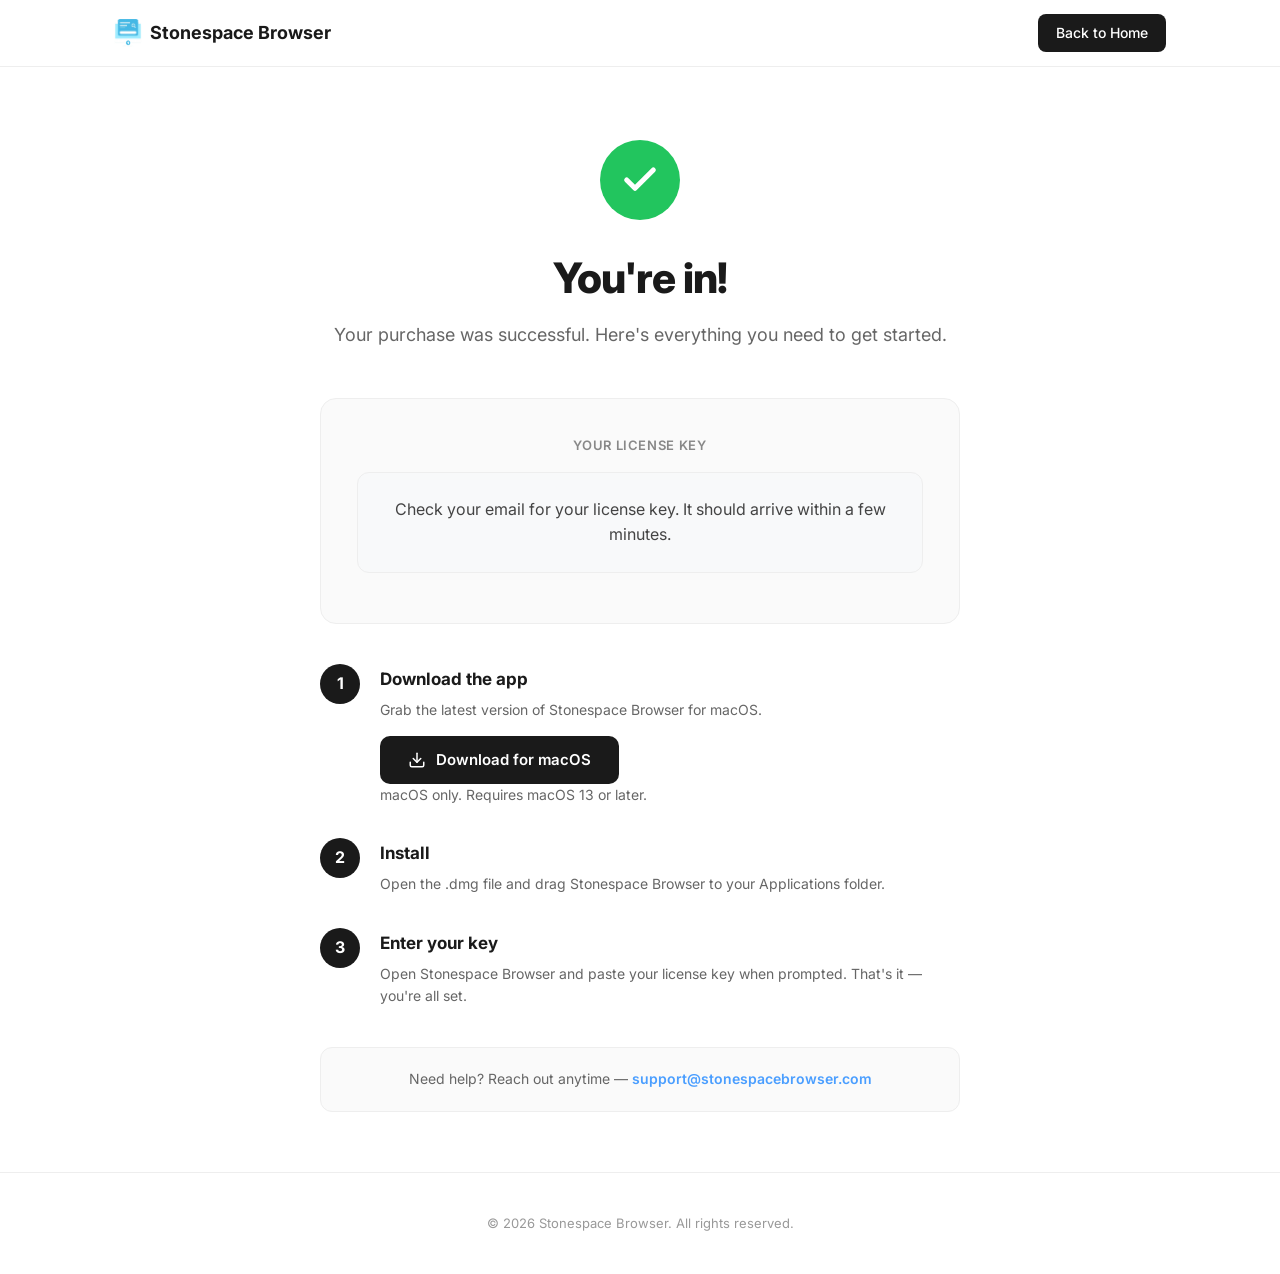
<file: confirmation.html>
<!DOCTYPE html>
<html lang="en">
<head>
  <meta charset="UTF-8">
  <meta name="viewport" content="width=device-width, initial-scale=1.0">
  <title>You're In! - Stonespace Browser</title>
  <meta name="description" content="Your Stonespace Browser purchase was successful. Get your license key and download the app.">
  <link rel="stylesheet" href="styles.css">
  <link rel="preconnect" href="https://fonts.googleapis.com">
  <link rel="preconnect" href="https://fonts.gstatic.com" crossorigin>
  <link href="https://fonts.googleapis.com/css2?family=Inter:wght@400;500;600;700;800&display=swap" rel="stylesheet">
  <style>
    /* ─── Confirmation Page ─────────────────────────── */

    .confirmation {
      padding: 140px 24px 60px;
      text-align: center;
    }

    .confirmation-inner {
      max-width: 640px;
      margin: 0 auto;
    }

    /* Checkmark */
    .success-icon {
      width: 80px;
      height: 80px;
      background: #22c55e;
      border-radius: 50%;
      display: flex;
      align-items: center;
      justify-content: center;
      margin: 0 auto 24px;
      animation: scaleIn 0.4s ease;
    }

    .success-icon svg {
      width: 40px;
      height: 40px;
      stroke: #fff;
      stroke-width: 3;
      fill: none;
      stroke-linecap: round;
      stroke-linejoin: round;
    }

    @keyframes scaleIn {
      0% { transform: scale(0); opacity: 0; }
      60% { transform: scale(1.15); }
      100% { transform: scale(1); opacity: 1; }
    }

    .confirmation h1 {
      font-size: 42px;
      font-weight: 800;
      letter-spacing: -0.02em;
      margin-bottom: 10px;
      color: #1a1a1a;
    }

    .confirmation-subtitle {
      font-size: 18px;
      color: #666;
      margin-bottom: 48px;
      line-height: 1.6;
    }

    /* License Key Box */
    .license-section {
      background: #fafafa;
      border: 1px solid #eee;
      border-radius: 16px;
      padding: 36px;
      margin-bottom: 40px;
    }

    .license-label {
      font-size: 13px;
      font-weight: 600;
      color: #888;
      text-transform: uppercase;
      letter-spacing: 0.05em;
      margin-bottom: 16px;
    }

    .license-key-box {
      background: #1a1a1a;
      border-radius: 12px;
      padding: 24px 28px;
      display: flex;
      align-items: center;
      justify-content: center;
      gap: 16px;
      margin-bottom: 14px;
    }

    .license-key-text {
      font-family: 'SF Mono', 'Fira Code', 'Consolas', 'Monaco', monospace;
      font-size: 22px;
      font-weight: 600;
      color: #fff;
      letter-spacing: 0.08em;
      word-break: break-all;
      user-select: all;
      -webkit-user-select: all;
      line-height: 1.4;
    }

    .copy-btn {
      background: #333;
      color: #fff;
      border: none;
      padding: 10px 20px;
      border-radius: 8px;
      font-size: 14px;
      font-weight: 600;
      font-family: 'Inter', -apple-system, BlinkMacSystemFont, sans-serif;
      cursor: pointer;
      transition: all 0.2s;
      white-space: nowrap;
      flex-shrink: 0;
    }

    .copy-btn:hover {
      background: #444;
    }

    .copy-btn.copied {
      background: #22c55e;
    }

    .license-note {
      font-size: 13px;
      color: #999;
    }

    /* No license key fallback */
    .license-fallback {
      background: #f8f9fa;
      border: 1px solid #eee;
      border-radius: 12px;
      padding: 24px 28px;
      margin-bottom: 14px;
    }

    .license-fallback p {
      font-size: 16px;
      color: #444;
      margin: 0;
    }

    /* Download + Steps */
    .setup-steps {
      text-align: left;
      margin-bottom: 40px;
    }

    .setup-step {
      display: flex;
      align-items: flex-start;
      gap: 20px;
      margin-bottom: 32px;
    }

    .setup-step:last-child {
      margin-bottom: 0;
    }

    .setup-step-num {
      width: 40px;
      height: 40px;
      min-width: 40px;
      background: #1a1a1a;
      color: #fff;
      border-radius: 50%;
      display: flex;
      align-items: center;
      justify-content: center;
      font-size: 16px;
      font-weight: 700;
    }

    .setup-step-content {
      flex: 1;
      padding-top: 2px;
    }

    .setup-step-content h3 {
      font-size: 17px;
      font-weight: 700;
      color: #1a1a1a;
      margin-bottom: 6px;
    }

    .setup-step-content p {
      font-size: 14px;
      color: #666;
      line-height: 1.6;
      margin: 0;
    }

    .download-btn-wrapper {
      margin-top: 14px;
    }

    .download-btn-wrapper .btn {
      display: inline-flex;
      align-items: center;
      gap: 10px;
    }

    .download-btn-wrapper .btn svg {
      width: 18px;
      height: 18px;
      stroke: currentColor;
      stroke-width: 2;
      fill: none;
      stroke-linecap: round;
      stroke-linejoin: round;
    }

    .system-req {
      font-size: 12px;
      color: #999;
      margin-top: 8px;
    }

    /* Help bar */
    .help-bar {
      background: #fafafa;
      border: 1px solid #eee;
      border-radius: 12px;
      padding: 20px 28px;
      text-align: center;
      margin-bottom: 0;
    }

    .help-bar p {
      font-size: 14px;
      color: #666;
      margin: 0;
    }

    .help-bar a {
      color: #4a9eff;
      text-decoration: none;
      font-weight: 600;
    }

    .help-bar a:hover {
      text-decoration: underline;
    }

    /* ─── Responsive ─────────────────────────────────── */

    @media (max-width: 600px) {
      .confirmation {
        padding: 120px 20px 40px;
      }

      .confirmation h1 {
        font-size: 30px;
      }

      .confirmation-subtitle {
        font-size: 16px;
        margin-bottom: 36px;
      }

      .license-section {
        padding: 24px 20px;
      }

      .license-key-box {
        flex-direction: column;
        gap: 12px;
        padding: 20px 16px;
      }

      .license-key-text {
        font-size: 17px;
      }

      .copy-btn {
        width: 100%;
        text-align: center;
      }

      .setup-step {
        gap: 14px;
      }
    }
  </style>
</head>
<body>

  <!-- Nav -->
  <nav>
    <div class="nav-inner">
      <div class="nav-logo">
        <img src="assets/logo.png" alt="Stonespace Browser" class="nav-logo-img">
        Stonespace Browser
      </div>
      <div class="nav-links">
        <a href="index.html" class="nav-btn">Back to Home</a>
      </div>
    </div>
  </nav>

  <!-- Confirmation -->
  <section class="confirmation">
    <div class="confirmation-inner">

      <!-- Success Icon -->
      <div class="success-icon">
        <svg viewBox="0 0 24 24">
          <polyline points="20 6 9 17 4 12"></polyline>
        </svg>
      </div>

      <h1>You're in!</h1>
      <p class="confirmation-subtitle">Your purchase was successful. Here's everything you need to get started.</p>

      <!-- License Key -->
      <div class="license-section">
        <div class="license-label">Your License Key</div>

        <div id="license-has-key">
          <div class="license-key-box">
            <span class="license-key-text" id="license-key-display"></span>
            <button class="copy-btn" id="copy-btn" onclick="copyKey()">Copy</button>
          </div>
          <p class="license-note">You'll also receive this key in your email.</p>
        </div>

        <div id="license-no-key" style="display: none;">
          <div class="license-fallback">
            <p>Check your email for your license key. It should arrive within a few minutes.</p>
          </div>
        </div>
      </div>

      <!-- Setup Steps -->
      <div class="setup-steps">

        <div class="setup-step">
          <div class="setup-step-num">1</div>
          <div class="setup-step-content">
            <h3>Download the app</h3>
            <p>Grab the latest version of Stonespace Browser for macOS.</p>
            <div class="download-btn-wrapper">
              <a href="https://github.com/storkan123/stonespace-browser-website/releases/download/v1.0.0/Stonespace-Browser-1.0.0-arm64.dmg" class="btn btn-primary">
                <svg viewBox="0 0 24 24"><path d="M21 15v4a2 2 0 0 1-2 2H5a2 2 0 0 1-2-2v-4"></path><polyline points="7 10 12 15 17 10"></polyline><line x1="12" y1="15" x2="12" y2="3"></line></svg>
                Download for macOS
              </a>
              <p class="system-req">macOS only. Requires macOS 13 or later.</p>
            </div>
          </div>
        </div>

        <div class="setup-step">
          <div class="setup-step-num">2</div>
          <div class="setup-step-content">
            <h3>Install</h3>
            <p>Open the .dmg file and drag Stonespace Browser to your Applications folder.</p>
          </div>
        </div>

        <div class="setup-step">
          <div class="setup-step-num">3</div>
          <div class="setup-step-content">
            <h3>Enter your key</h3>
            <p>Open Stonespace Browser and paste your license key when prompted. That's it — you're all set.</p>
          </div>
        </div>

      </div>

      <!-- Help -->
      <div class="help-bar">
        <p>Need help? Reach out anytime — <a href="mailto:support@stonespacebrowser.com">support@stonespacebrowser.com</a></p>
      </div>

    </div>
  </section>

  <!-- Footer -->
  <footer>
    <div class="section-inner">
      <p>&copy; 2026 Stonespace Browser. All rights reserved.</p>
    </div>
  </footer>

  <script>
    // Read license key from URL
    const params = new URLSearchParams(window.location.search);
    const licenseKey = params.get('license_key');

    const hasKeyEl = document.getElementById('license-has-key');
    const noKeyEl = document.getElementById('license-no-key');
    const keyDisplay = document.getElementById('license-key-display');

    if (licenseKey && licenseKey.trim() !== '') {
      hasKeyEl.style.display = 'block';
      noKeyEl.style.display = 'none';
      keyDisplay.textContent = licenseKey.trim();
    } else {
      hasKeyEl.style.display = 'none';
      noKeyEl.style.display = 'block';
    }

    // Copy to clipboard
    function copyKey() {
      const key = keyDisplay.textContent;
      const btn = document.getElementById('copy-btn');

      navigator.clipboard.writeText(key).then(() => {
        btn.textContent = 'Copied!';
        btn.classList.add('copied');
        setTimeout(() => {
          btn.textContent = 'Copy';
          btn.classList.remove('copied');
        }, 2000);
      }).catch(() => {
        // Fallback for older browsers
        const textarea = document.createElement('textarea');
        textarea.value = key;
        textarea.style.position = 'fixed';
        textarea.style.opacity = '0';
        document.body.appendChild(textarea);
        textarea.select();
        document.execCommand('copy');
        document.body.removeChild(textarea);

        btn.textContent = 'Copied!';
        btn.classList.add('copied');
        setTimeout(() => {
          btn.textContent = 'Copy';
          btn.classList.remove('copied');
        }, 2000);
      });
    }
  </script>

</body>
</html>
</file>
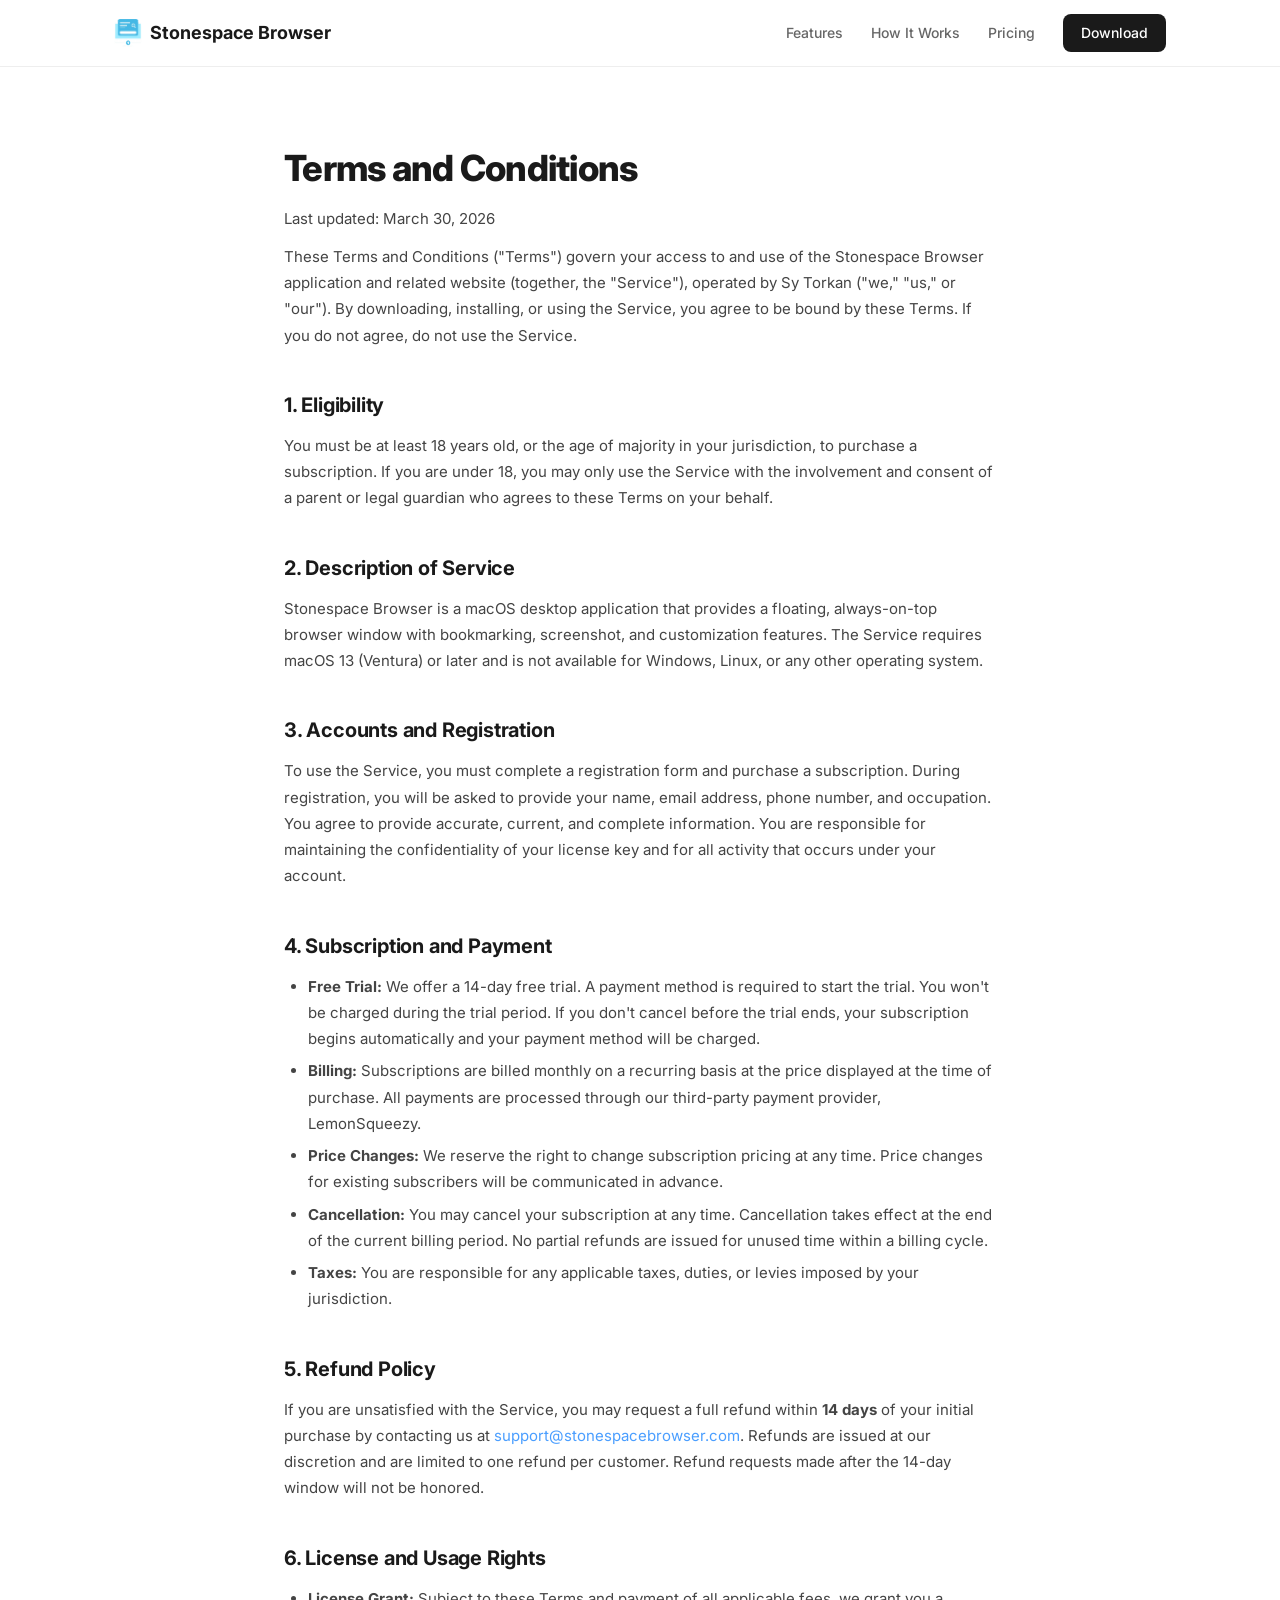
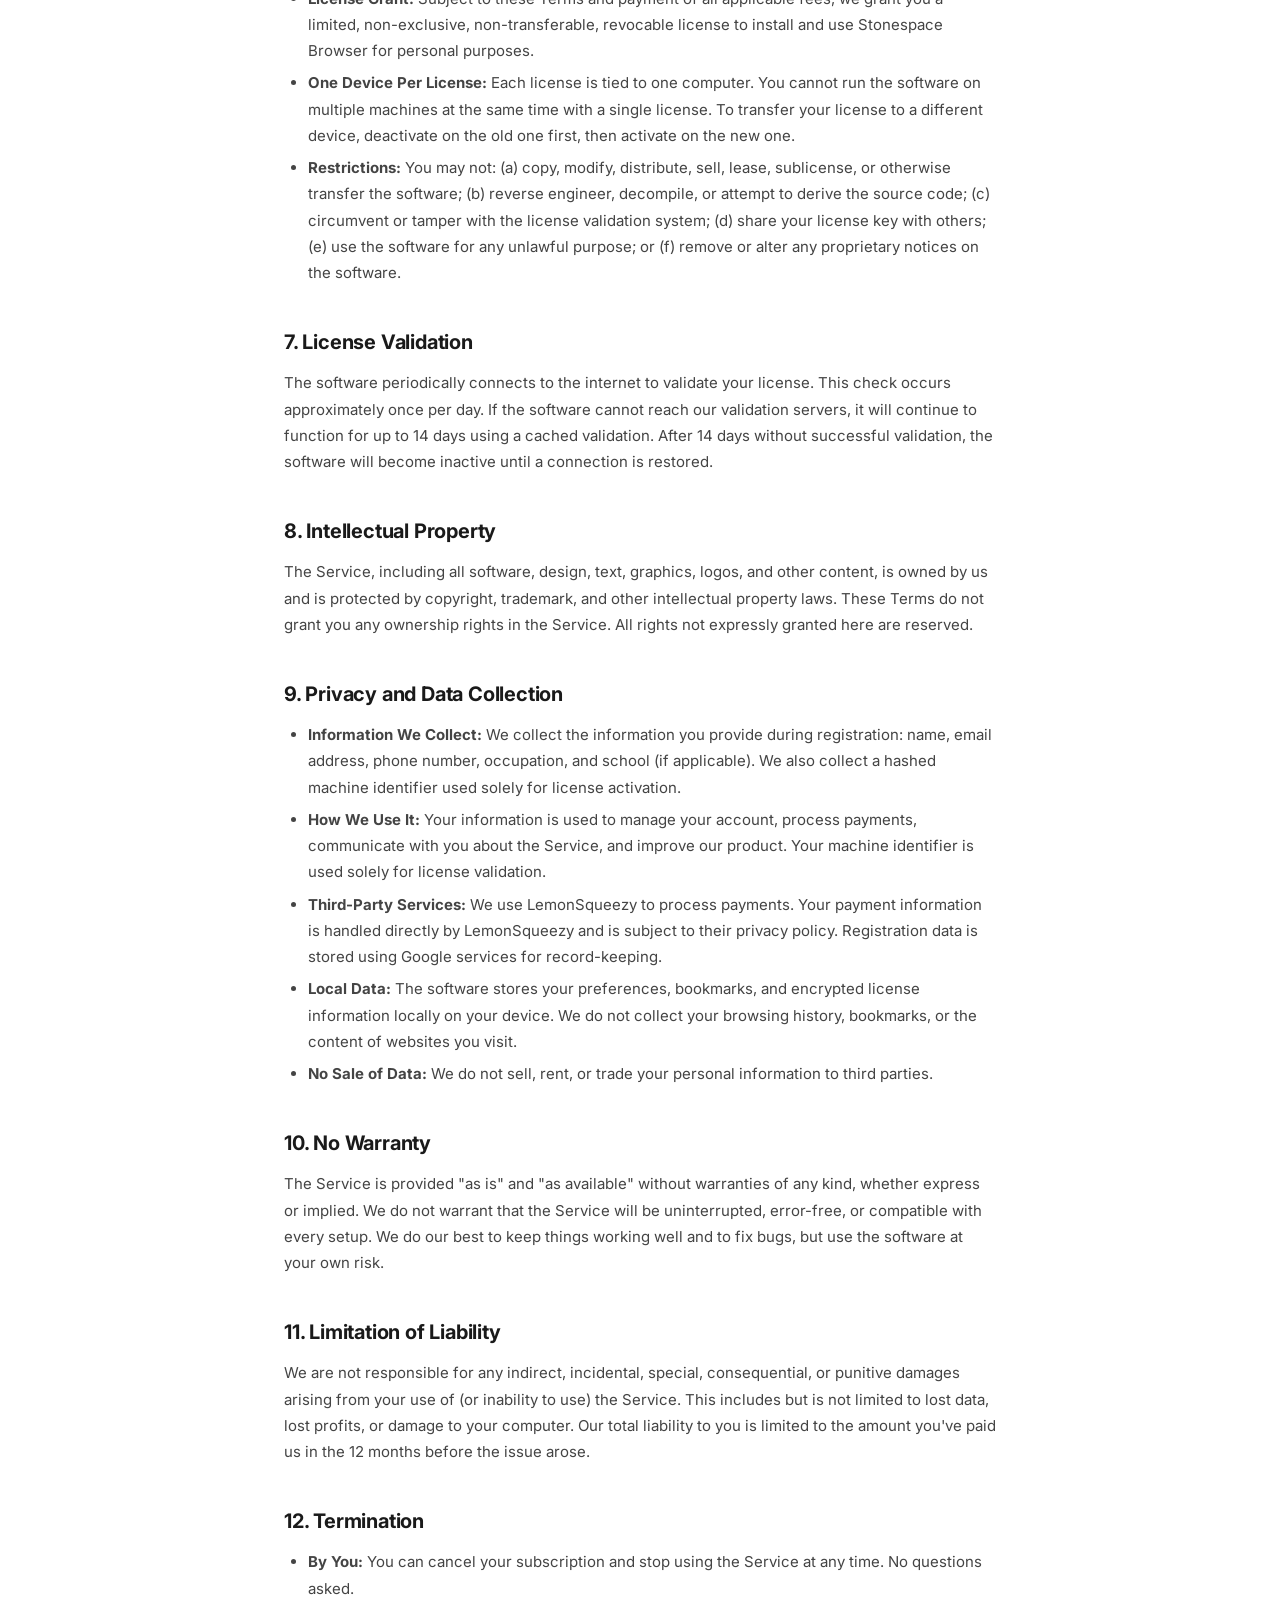
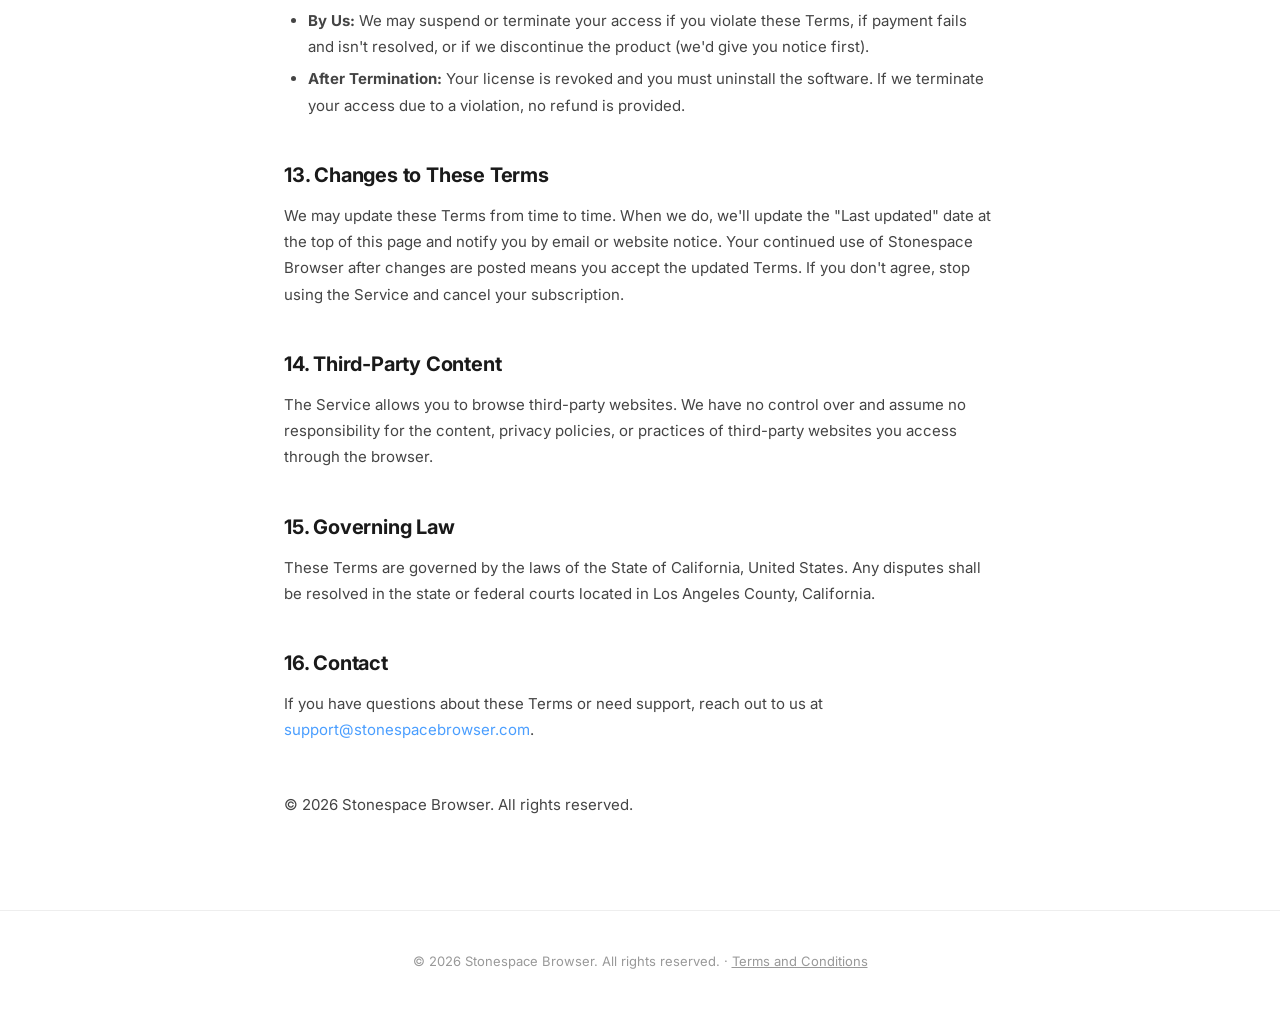
<file: terms.html>
<!DOCTYPE html>
<html lang="en">
<head>
  <meta charset="UTF-8">
  <meta name="viewport" content="width=device-width, initial-scale=1.0">
  <title>Terms and Conditions - Stonespace Browser</title>
  <meta name="description" content="Terms and Conditions for Stonespace Browser, a floating always-on-top browser for macOS.">
  <link rel="stylesheet" href="styles.css">
  <link rel="preconnect" href="https://fonts.googleapis.com">
  <link rel="preconnect" href="https://fonts.gstatic.com" crossorigin>
  <link href="https://fonts.googleapis.com/css2?family=Inter:wght@400;500;600;700;800&display=swap" rel="stylesheet">
  <style>
    .terms-page {
      padding: 140px 24px 80px;
      max-width: 760px;
      margin: 0 auto;
    }

    .terms-page h1 {
      font-size: 36px;
      font-weight: 800;
      letter-spacing: -0.02em;
      margin-bottom: 8px;
    }

    .terms-updated {
      font-size: 14px;
      color: #888;
      margin-bottom: 48px;
    }

    .terms-page h2 {
      font-size: 20px;
      font-weight: 700;
      text-align: left;
      margin-top: 40px;
      margin-bottom: 12px;
      letter-spacing: -0.01em;
    }

    .terms-page p,
    .terms-page li {
      font-size: 15px;
      color: #444;
      line-height: 1.75;
      margin-bottom: 12px;
    }

    .terms-page ul {
      list-style: disc;
      padding-left: 24px;
      margin-bottom: 16px;
    }

    .terms-page ul li {
      margin-bottom: 6px;
    }

    .terms-page a {
      color: #4a9eff;
      text-decoration: none;
    }

    .terms-page a:hover {
      text-decoration: underline;
    }

    .terms-intro {
      font-size: 16px;
      color: #555;
      line-height: 1.75;
      margin-bottom: 32px;
    }

    .terms-copyright {
      margin-top: 48px;
      color: #999;
      font-size: 13px;
    }

    @media (max-width: 600px) {
      .terms-page {
        padding: 120px 20px 60px;
      }

      .terms-page h1 {
        font-size: 28px;
      }

      .terms-page h2 {
        font-size: 18px;
      }
    }
  </style>
</head>
<body>

  <!-- Nav -->
  <nav>
    <div class="nav-inner">
      <div class="nav-logo">
        <img src="assets/logo.png" alt="Stonespace Browser" class="nav-logo-img">
        Stonespace Browser
      </div>
      <div class="nav-links">
        <a href="index.html#features">Features</a>
        <a href="index.html#how-it-works">How It Works</a>
        <a href="index.html#pricing">Pricing</a>
        <a href="index.html" class="nav-btn">Download</a>
      </div>
    </div>
  </nav>

  <!-- Terms Content -->
  <div class="terms-page">
    <h1>Terms and Conditions</h1>
    <p class="terms-updated">Last updated: March 30, 2026</p>

    <p class="terms-intro">These Terms and Conditions ("Terms") govern your access to and use of the Stonespace Browser application and related website (together, the "Service"), operated by Sy Torkan ("we," "us," or "our"). By downloading, installing, or using the Service, you agree to be bound by these Terms. If you do not agree, do not use the Service.</p>

    <h2>1. Eligibility</h2>
    <p>You must be at least 18 years old, or the age of majority in your jurisdiction, to purchase a subscription. If you are under 18, you may only use the Service with the involvement and consent of a parent or legal guardian who agrees to these Terms on your behalf.</p>

    <h2>2. Description of Service</h2>
    <p>Stonespace Browser is a macOS desktop application that provides a floating, always-on-top browser window with bookmarking, screenshot, and customization features. The Service requires macOS 13 (Ventura) or later and is not available for Windows, Linux, or any other operating system.</p>

    <h2>3. Accounts and Registration</h2>
    <p>To use the Service, you must complete a registration form and purchase a subscription. During registration, you will be asked to provide your name, email address, phone number, and occupation. You agree to provide accurate, current, and complete information. You are responsible for maintaining the confidentiality of your license key and for all activity that occurs under your account.</p>

    <h2>4. Subscription and Payment</h2>
    <ul>
      <li><strong>Free Trial:</strong> We offer a 14-day free trial. A payment method is required to start the trial. You won't be charged during the trial period. If you don't cancel before the trial ends, your subscription begins automatically and your payment method will be charged.</li>
      <li><strong>Billing:</strong> Subscriptions are billed monthly on a recurring basis at the price displayed at the time of purchase. All payments are processed through our third-party payment provider, LemonSqueezy.</li>
      <li><strong>Price Changes:</strong> We reserve the right to change subscription pricing at any time. Price changes for existing subscribers will be communicated in advance.</li>
      <li><strong>Cancellation:</strong> You may cancel your subscription at any time. Cancellation takes effect at the end of the current billing period. No partial refunds are issued for unused time within a billing cycle.</li>
      <li><strong>Taxes:</strong> You are responsible for any applicable taxes, duties, or levies imposed by your jurisdiction.</li>
    </ul>

    <h2>5. Refund Policy</h2>
    <p>If you are unsatisfied with the Service, you may request a full refund within <strong>14 days</strong> of your initial purchase by contacting us at <a href="mailto:support@stonespacebrowser.com">support@stonespacebrowser.com</a>. Refunds are issued at our discretion and are limited to one refund per customer. Refund requests made after the 14-day window will not be honored.</p>

    <h2>6. License and Usage Rights</h2>
    <ul>
      <li><strong>License Grant:</strong> Subject to these Terms and payment of all applicable fees, we grant you a limited, non-exclusive, non-transferable, revocable license to install and use Stonespace Browser for personal purposes.</li>
      <li><strong>One Device Per License:</strong> Each license is tied to one computer. You cannot run the software on multiple machines at the same time with a single license. To transfer your license to a different device, deactivate on the old one first, then activate on the new one.</li>
      <li><strong>Restrictions:</strong> You may not: (a) copy, modify, distribute, sell, lease, sublicense, or otherwise transfer the software; (b) reverse engineer, decompile, or attempt to derive the source code; (c) circumvent or tamper with the license validation system; (d) share your license key with others; (e) use the software for any unlawful purpose; or (f) remove or alter any proprietary notices on the software.</li>
    </ul>

    <h2>7. License Validation</h2>
    <p>The software periodically connects to the internet to validate your license. This check occurs approximately once per day. If the software cannot reach our validation servers, it will continue to function for up to 14 days using a cached validation. After 14 days without successful validation, the software will become inactive until a connection is restored.</p>

    <h2>8. Intellectual Property</h2>
    <p>The Service, including all software, design, text, graphics, logos, and other content, is owned by us and is protected by copyright, trademark, and other intellectual property laws. These Terms do not grant you any ownership rights in the Service. All rights not expressly granted here are reserved.</p>

    <h2>9. Privacy and Data Collection</h2>
    <ul>
      <li><strong>Information We Collect:</strong> We collect the information you provide during registration: name, email address, phone number, occupation, and school (if applicable). We also collect a hashed machine identifier used solely for license activation.</li>
      <li><strong>How We Use It:</strong> Your information is used to manage your account, process payments, communicate with you about the Service, and improve our product. Your machine identifier is used solely for license validation.</li>
      <li><strong>Third-Party Services:</strong> We use LemonSqueezy to process payments. Your payment information is handled directly by LemonSqueezy and is subject to their privacy policy. Registration data is stored using Google services for record-keeping.</li>
      <li><strong>Local Data:</strong> The software stores your preferences, bookmarks, and encrypted license information locally on your device. We do not collect your browsing history, bookmarks, or the content of websites you visit.</li>
      <li><strong>No Sale of Data:</strong> We do not sell, rent, or trade your personal information to third parties.</li>
    </ul>

    <h2>10. No Warranty</h2>
    <p>The Service is provided "as is" and "as available" without warranties of any kind, whether express or implied. We do not warrant that the Service will be uninterrupted, error-free, or compatible with every setup. We do our best to keep things working well and to fix bugs, but use the software at your own risk.</p>

    <h2>11. Limitation of Liability</h2>
    <p>We are not responsible for any indirect, incidental, special, consequential, or punitive damages arising from your use of (or inability to use) the Service. This includes but is not limited to lost data, lost profits, or damage to your computer. Our total liability to you is limited to the amount you've paid us in the 12 months before the issue arose.</p>

    <h2>12. Termination</h2>
    <ul>
      <li><strong>By You:</strong> You can cancel your subscription and stop using the Service at any time. No questions asked.</li>
      <li><strong>By Us:</strong> We may suspend or terminate your access if you violate these Terms, if payment fails and isn't resolved, or if we discontinue the product (we'd give you notice first).</li>
      <li><strong>After Termination:</strong> Your license is revoked and you must uninstall the software. If we terminate your access due to a violation, no refund is provided.</li>
    </ul>

    <h2>13. Changes to These Terms</h2>
    <p>We may update these Terms from time to time. When we do, we'll update the "Last updated" date at the top of this page and notify you by email or website notice. Your continued use of Stonespace Browser after changes are posted means you accept the updated Terms. If you don't agree, stop using the Service and cancel your subscription.</p>

    <h2>14. Third-Party Content</h2>
    <p>The Service allows you to browse third-party websites. We have no control over and assume no responsibility for the content, privacy policies, or practices of third-party websites you access through the browser.</p>

    <h2>15. Governing Law</h2>
    <p>These Terms are governed by the laws of the State of California, United States. Any disputes shall be resolved in the state or federal courts located in Los Angeles County, California.</p>

    <h2>16. Contact</h2>
    <p>If you have questions about these Terms or need support, reach out to us at <a href="mailto:support@stonespacebrowser.com">support@stonespacebrowser.com</a>.</p>

    <p class="terms-copyright">&copy; 2026 Stonespace Browser. All rights reserved.</p>
  </div>

  <!-- Footer -->
  <footer>
    <div class="section-inner">
      <p>&copy; 2026 Stonespace Browser. All rights reserved. · <a href="terms.html" style="color: #999; text-decoration: underline;">Terms and Conditions</a></p>
    </div>
  </footer>

</body>
</html>
</file>
<file: styles.css>
/* ─── Reset & Base ─────────────────────────────── */

*, *::before, *::after {
  margin: 0;
  padding: 0;
  box-sizing: border-box;
}

html {
  scroll-behavior: smooth;
}

body {
  font-family: 'Inter', -apple-system, BlinkMacSystemFont, sans-serif;
  color: #1a1a1a;
  background: #fff;
  line-height: 1.6;
  -webkit-font-smoothing: antialiased;
}

/* ─── Nav ──────────────────────────────────────── */

nav {
  position: fixed;
  top: 0;
  left: 0;
  right: 0;
  z-index: 100;
  background: rgba(255, 255, 255, 0.85);
  backdrop-filter: blur(12px);
  border-bottom: 1px solid #eee;
}

.nav-inner {
  max-width: 1100px;
  margin: 0 auto;
  padding: 14px 24px;
  display: flex;
  align-items: center;
  justify-content: space-between;
}

.nav-logo {
  font-weight: 700;
  font-size: 18px;
  color: #1a1a1a;
  display: flex;
  align-items: center;
  gap: 8px;
}

.nav-logo-img {
  width: 28px;
  height: 28px;
  border-radius: 6px;
}

.nav-links {
  display: flex;
  align-items: center;
  gap: 28px;
}

.nav-links a {
  text-decoration: none;
  color: #666;
  font-size: 14px;
  font-weight: 500;
  transition: color 0.2s;
}

.nav-links a:hover {
  color: #1a1a1a;
}

.nav-btn {
  background: #1a1a1a !important;
  color: #fff !important;
  padding: 8px 18px;
  border-radius: 8px;
  transition: opacity 0.2s;
}

.nav-btn:hover {
  opacity: 0.85;
}

/* ─── Buttons ──────────────────────────────────── */

.btn {
  display: inline-block;
  text-decoration: none;
  font-weight: 600;
  font-size: 15px;
  padding: 12px 28px;
  border-radius: 10px;
  transition: all 0.2s;
  cursor: pointer;
}

.btn-primary {
  background: #1a1a1a;
  color: #fff;
}

.btn-primary:hover {
  opacity: 0.85;
  transform: translateY(-1px);
}

.btn-ghost {
  background: transparent;
  color: #666;
  border: 1px solid #ddd;
}

.btn-ghost:hover {
  border-color: #aaa;
  color: #1a1a1a;
}

.btn-full {
  display: block;
  width: 100%;
  text-align: center;
}

.btn-lg {
  padding: 16px 40px;
  font-size: 17px;
}

/* ─── Hero ─────────────────────────────────────── */

.hero {
  padding: 140px 24px 80px;
  overflow: hidden;
}

.hero-inner {
  max-width: 1280px;
  margin: 0 auto;
  display: flex;
  align-items: center;
  gap: 50px;
}

.hero-text {
  flex: 1;
  min-width: 0;
}

.hero-text h1 {
  font-size: 48px;
  font-weight: 800;
  line-height: 1.1;
  letter-spacing: -0.02em;
  margin-bottom: 20px;
}

.hero-text h1 em {
  font-style: normal;
  background: linear-gradient(135deg, #4a9eff, #7c4dff);
  -webkit-background-clip: text;
  -webkit-text-fill-color: transparent;
  background-clip: text;
}

.hero-sub {
  font-size: 18px;
  color: #666;
  line-height: 1.6;
  margin-bottom: 32px;
  max-width: 460px;
}

.hero-buttons {
  display: flex;
  gap: 12px;
  flex-wrap: wrap;
}

.hero-macbook {
  flex: 1.5;
  position: relative;
}

/* ─── Hero Video ───────────────────────────────── */

.hero-video {
  width: 100%;
  height: auto;
  display: block;
  border-radius: 8px;
}



/* Shortcut badge */
.shortcut-badge {
  position: absolute;
  bottom: -50px;
  left: 50%;
  transform: translateX(-50%) translateY(10px);
  background: #1a1a1a;
  color: #fff;
  padding: 10px 20px;
  border-radius: 10px;
  font-size: 16px;
  font-weight: 600;
  opacity: 0;
  transition: all 0.35s ease;
  white-space: nowrap;
  pointer-events: none;
  box-shadow: 0 4px 16px rgba(0,0,0,0.2);
}

.shortcut-badge.visible {
  opacity: 1;
  transform: translateX(-50%) translateY(0);
}

.kbd {
  display: inline-block;
  background: #333;
  padding: 3px 10px;
  border-radius: 5px;
  font-size: 15px;
  font-family: -apple-system, sans-serif;
  border: 1px solid #444;
}

/* ─── Sections (shared) ────────────────────────── */

.section-inner {
  max-width: 1100px;
  margin: 0 auto;
  padding: 0 24px;
}

section h2 {
  font-size: 36px;
  font-weight: 800;
  text-align: center;
  letter-spacing: -0.02em;
  margin-bottom: 8px;
}

.section-sub {
  text-align: center;
  color: #666;
  font-size: 17px;
  margin-bottom: 48px;
}

/* ─── Features ─────────────────────────────────── */

.features {
  padding: 100px 24px;
  background: #fafafa;
}

.features-grid {
  display: grid;
  grid-template-columns: repeat(3, 1fr);
  gap: 24px;
}

.feature-card {
  background: #fff;
  border: 1px solid #eee;
  border-radius: 14px;
  padding: 28px;
  transition: transform 0.2s, box-shadow 0.2s;
}

.feature-card:hover {
  transform: translateY(-3px);
  box-shadow: 0 8px 24px rgba(0, 0, 0, 0.06);
}

.feature-icon {
  font-size: 28px;
  margin-bottom: 14px;
}

.feature-card h3 {
  font-size: 17px;
  font-weight: 700;
  margin-bottom: 8px;
}

.feature-card p {
  font-size: 14px;
  color: #666;
  line-height: 1.6;
}

/* ─── How It Works ─────────────────────────────── */

.how-it-works {
  padding: 100px 24px;
}

.steps {
  display: flex;
  align-items: flex-start;
  justify-content: center;
  gap: 20px;
}

.step {
  text-align: center;
  flex: 1;
  max-width: 260px;
}

.step-num {
  width: 48px;
  height: 48px;
  background: #1a1a1a;
  color: #fff;
  border-radius: 50%;
  display: flex;
  align-items: center;
  justify-content: center;
  font-size: 20px;
  font-weight: 700;
  margin: 0 auto 16px;
}

.step h3 {
  font-size: 17px;
  font-weight: 700;
  margin-bottom: 8px;
}

.step p {
  font-size: 14px;
  color: #666;
}

.step-arrow {
  font-size: 24px;
  color: #ccc;
  padding-top: 12px;
}

/* ─── Pricing ──────────────────────────────────── */

.pricing {
  padding: 100px 24px;
  background: #fafafa;
}

.pricing-card {
  max-width: 400px;
  margin: 0 auto;
  background: #fff;
  border: 2px solid #1a1a1a;
  border-radius: 16px;
  padding: 36px;
  text-align: center;
}

.pricing-trial-badge {
  display: inline-block;
  background: #e8f4ff;
  color: #4a9eff;
  font-size: 13px;
  font-weight: 600;
  padding: 4px 14px;
  border-radius: 20px;
  margin-bottom: 16px;
}

.pricing-trial-note {
  font-size: 14px;
  color: #888;
  margin-top: 4px;
}

.pricing-header h3 {
  font-size: 20px;
  font-weight: 700;
  margin-bottom: 8px;
}

.pricing-amount {
  margin-bottom: 28px;
}

.price {
  font-size: 48px;
  font-weight: 800;
  letter-spacing: -0.02em;
}

.price-period {
  font-size: 16px;
  color: #888;
  margin-left: 4px;
}

.pricing-features {
  list-style: none;
  text-align: left;
  margin-bottom: 28px;
}

.pricing-features li {
  padding: 8px 0;
  font-size: 14px;
  color: #444;
  border-bottom: 1px solid #f0f0f0;
}

.pricing-features li::before {
  content: "\2713";
  color: #4a9eff;
  font-weight: 700;
  margin-right: 10px;
}

/* ─── Download ─────────────────────────────────── */

.download {
  padding: 100px 24px;
  text-align: center;
}

.download-note {
  margin-top: 16px;
  font-size: 13px;
  color: #999;
}

/* ─── FAQ ──────────────────────────────────────── */

.faq {
  padding: 100px 24px;
  background: #fafafa;
}

.faq-list {
  max-width: 680px;
  margin: 0 auto;
}

.faq-item {
  margin-bottom: 28px;
}

.faq-item h3 {
  font-size: 16px;
  font-weight: 700;
  margin-bottom: 6px;
}

.faq-item p {
  font-size: 14px;
  color: #666;
  line-height: 1.6;
}

/* ─── Help ────────────────────────────────────── */

.help {
  padding: 100px 24px;
}

.help-card {
  max-width: 580px;
  margin: 0 auto;
  background: #fff;
  border: 1px solid #eee;
  border-radius: 16px;
  padding: 36px;
  box-shadow: 0 4px 20px rgba(0, 0, 0, 0.04);
}

.help-card .form-group textarea {
  width: 100%;
  padding: 10px 14px;
  font-size: 14px;
  font-family: 'Inter', -apple-system, BlinkMacSystemFont, sans-serif;
  border: 1px solid #ddd;
  border-radius: 8px;
  background: #fff;
  color: #1a1a1a;
  transition: border-color 0.2s, box-shadow 0.2s;
  resize: vertical;
  min-height: 100px;
  line-height: 1.6;
}

.help-card .form-group textarea:focus {
  outline: none;
  border-color: #4a9eff;
  box-shadow: 0 0 0 3px rgba(74, 158, 255, 0.15);
}

.help-card .form-group textarea::placeholder {
  color: #bbb;
}

.help-card .form-group textarea.input-error {
  border-color: #e74c3c;
  box-shadow: 0 0 0 3px rgba(231, 76, 60, 0.1);
}

.help-submit {
  border: none;
  font-family: 'Inter', -apple-system, BlinkMacSystemFont, sans-serif;
  font-size: 16px;
  padding: 14px 28px;
  margin-top: 6px;
}

.help-submit:disabled {
  opacity: 0.6;
  cursor: not-allowed;
}

.help-success {
  text-align: center;
  padding: 20px 0;
}

.help-success-icon {
  width: 56px;
  height: 56px;
  background: #e8f8ee;
  color: #2ecc71;
  border-radius: 50%;
  display: flex;
  align-items: center;
  justify-content: center;
  font-size: 28px;
  font-weight: 700;
  margin: 0 auto 16px;
}

.help-success h3 {
  font-size: 20px;
  font-weight: 700;
  margin-bottom: 8px;
}

.help-success p {
  font-size: 15px;
  color: #444;
  margin-bottom: 4px;
}

.help-success-note {
  font-size: 13px !important;
  color: #888 !important;
  margin-bottom: 20px !important;
}

/* ─── Footer ───────────────────────────────────── */

footer {
  padding: 40px 24px;
  text-align: center;
  border-top: 1px solid #eee;
}

footer p {
  font-size: 13px;
  color: #999;
}

/* ─── Registration Modal ──────────────────────── */

.modal-overlay {
  position: fixed;
  top: 0;
  left: 0;
  right: 0;
  bottom: 0;
  background: rgba(0, 0, 0, 0.6);
  z-index: 1000;
  display: flex;
  align-items: center;
  justify-content: center;
  opacity: 0;
  visibility: hidden;
  transition: opacity 0.3s ease, visibility 0.3s ease;
  padding: 24px;
}

.modal-overlay.active {
  opacity: 1;
  visibility: visible;
}

.modal-card {
  background: #fff;
  border-radius: 16px;
  padding: 40px;
  width: 100%;
  max-width: 480px;
  max-height: 90vh;
  overflow-y: auto;
  position: relative;
  transform: translateY(20px) scale(0.97);
  transition: transform 0.3s ease;
  box-shadow: 0 20px 60px rgba(0, 0, 0, 0.15);
}

.modal-overlay.active .modal-card {
  transform: translateY(0) scale(1);
}

.modal-close {
  position: absolute;
  top: 16px;
  right: 20px;
  background: none;
  border: none;
  font-size: 28px;
  color: #999;
  cursor: pointer;
  line-height: 1;
  padding: 4px;
  transition: color 0.2s;
}

.modal-close:hover {
  color: #1a1a1a;
}

.modal-title {
  font-size: 24px;
  font-weight: 800;
  text-align: left;
  margin-bottom: 4px;
  letter-spacing: -0.02em;
}

.modal-subtitle {
  font-size: 15px;
  color: #666;
  margin-bottom: 28px;
  text-align: left;
}

.form-row {
  display: flex;
  gap: 12px;
}

.form-row .form-group {
  flex: 1;
}

.form-group {
  margin-bottom: 18px;
}

.form-group label {
  display: block;
  font-size: 13px;
  font-weight: 600;
  color: #333;
  margin-bottom: 6px;
}

.form-group .required {
  color: #e74c3c;
}

.form-group input,
.form-group select {
  width: 100%;
  padding: 10px 14px;
  font-size: 14px;
  font-family: 'Inter', -apple-system, BlinkMacSystemFont, sans-serif;
  border: 1px solid #ddd;
  border-radius: 8px;
  background: #fff;
  color: #1a1a1a;
  transition: border-color 0.2s, box-shadow 0.2s;
  -webkit-appearance: none;
  appearance: none;
}

.form-group select {
  background-image: url("data:image/svg+xml,%3Csvg xmlns='http://www.w3.org/2000/svg' width='12' height='12' viewBox='0 0 12 12'%3E%3Cpath fill='%23666' d='M6 8L1 3h10z'/%3E%3C/svg%3E");
  background-repeat: no-repeat;
  background-position: right 14px center;
  padding-right: 36px;
}

.form-group input:focus,
.form-group select:focus {
  outline: none;
  border-color: #4a9eff;
  box-shadow: 0 0 0 3px rgba(74, 158, 255, 0.15);
}

.form-group input::placeholder {
  color: #bbb;
}

.form-group input.input-error,
.form-group select.input-error {
  border-color: #e74c3c;
  box-shadow: 0 0 0 3px rgba(231, 76, 60, 0.1);
}

.form-error {
  display: block;
  font-size: 12px;
  color: #e74c3c;
  margin-top: 4px;
}

/* Terms checkbox */
.form-group-checkbox {
  margin-bottom: 18px;
}

.checkbox-label {
  display: flex;
  align-items: flex-start;
  gap: 10px;
  font-size: 13px;
  font-weight: 500;
  color: #333;
  cursor: pointer;
  line-height: 1.5;
}

.checkbox-label input[type="checkbox"] {
  width: 18px;
  height: 18px;
  min-width: 18px;
  margin-top: 1px;
  accent-color: #1a1a1a;
  cursor: pointer;
  border: 1px solid #ddd;
  border-radius: 4px;
}

.checkbox-label input[type="checkbox"].input-error {
  outline: 2px solid #e74c3c;
  outline-offset: 1px;
}

.checkbox-label a {
  color: #4a9eff;
  text-decoration: none;
  font-weight: 600;
}

.checkbox-label a:hover {
  text-decoration: underline;
}

.form-group-checkbox .form-error {
  display: block;
  font-size: 12px;
  color: #e74c3c;
  margin-top: 4px;
  padding-left: 28px;
}

.modal-submit {
  margin-top: 6px;
  padding: 14px 28px;
  font-size: 16px;
  border: none;
  font-family: 'Inter', -apple-system, BlinkMacSystemFont, sans-serif;
}

/* School autocomplete */
.school-autocomplete {
  position: relative;
}

.school-dropdown {
  position: absolute;
  top: 100%;
  left: 0;
  right: 0;
  background: #fff;
  border: 1px solid #ddd;
  border-top: none;
  border-radius: 0 0 8px 8px;
  list-style: none;
  max-height: 200px;
  overflow-y: auto;
  display: none;
  z-index: 10;
  box-shadow: 0 8px 20px rgba(0, 0, 0, 0.08);
}

.school-dropdown li {
  padding: 10px 14px;
  font-size: 13px;
  color: #333;
  cursor: pointer;
  transition: background 0.15s;
}

.school-dropdown li:hover {
  background: #f5f8ff;
}

/* ─── Responsive ───────────────────────────────── */

@media (max-width: 900px) {
  .hero-inner {
    flex-direction: column;
    text-align: center;
  }

  .hero-text h1 {
    font-size: 36px;
  }

  .hero-sub {
    max-width: 100%;
  }

  .hero-buttons {
    justify-content: center;
  }

  .hero-macbook {
    width: 100%;
    max-width: 500px;
  }

  .features-grid {
    grid-template-columns: repeat(2, 1fr);
  }

  .steps {
    flex-direction: column;
    align-items: center;
  }

  .step-arrow {
    transform: rotate(90deg);
    padding: 0;
  }
}

@media (max-width: 600px) {
  .hero-text h1 {
    font-size: 28px;
  }

  .features-grid {
    grid-template-columns: 1fr;
  }

  .nav-links a:not(.nav-btn) {
    display: none;
  }

  .modal-card {
    padding: 28px 20px;
  }

  .modal-title {
    font-size: 20px;
  }

  .form-row {
    flex-direction: column;
    gap: 0;
  }
}
</file>
